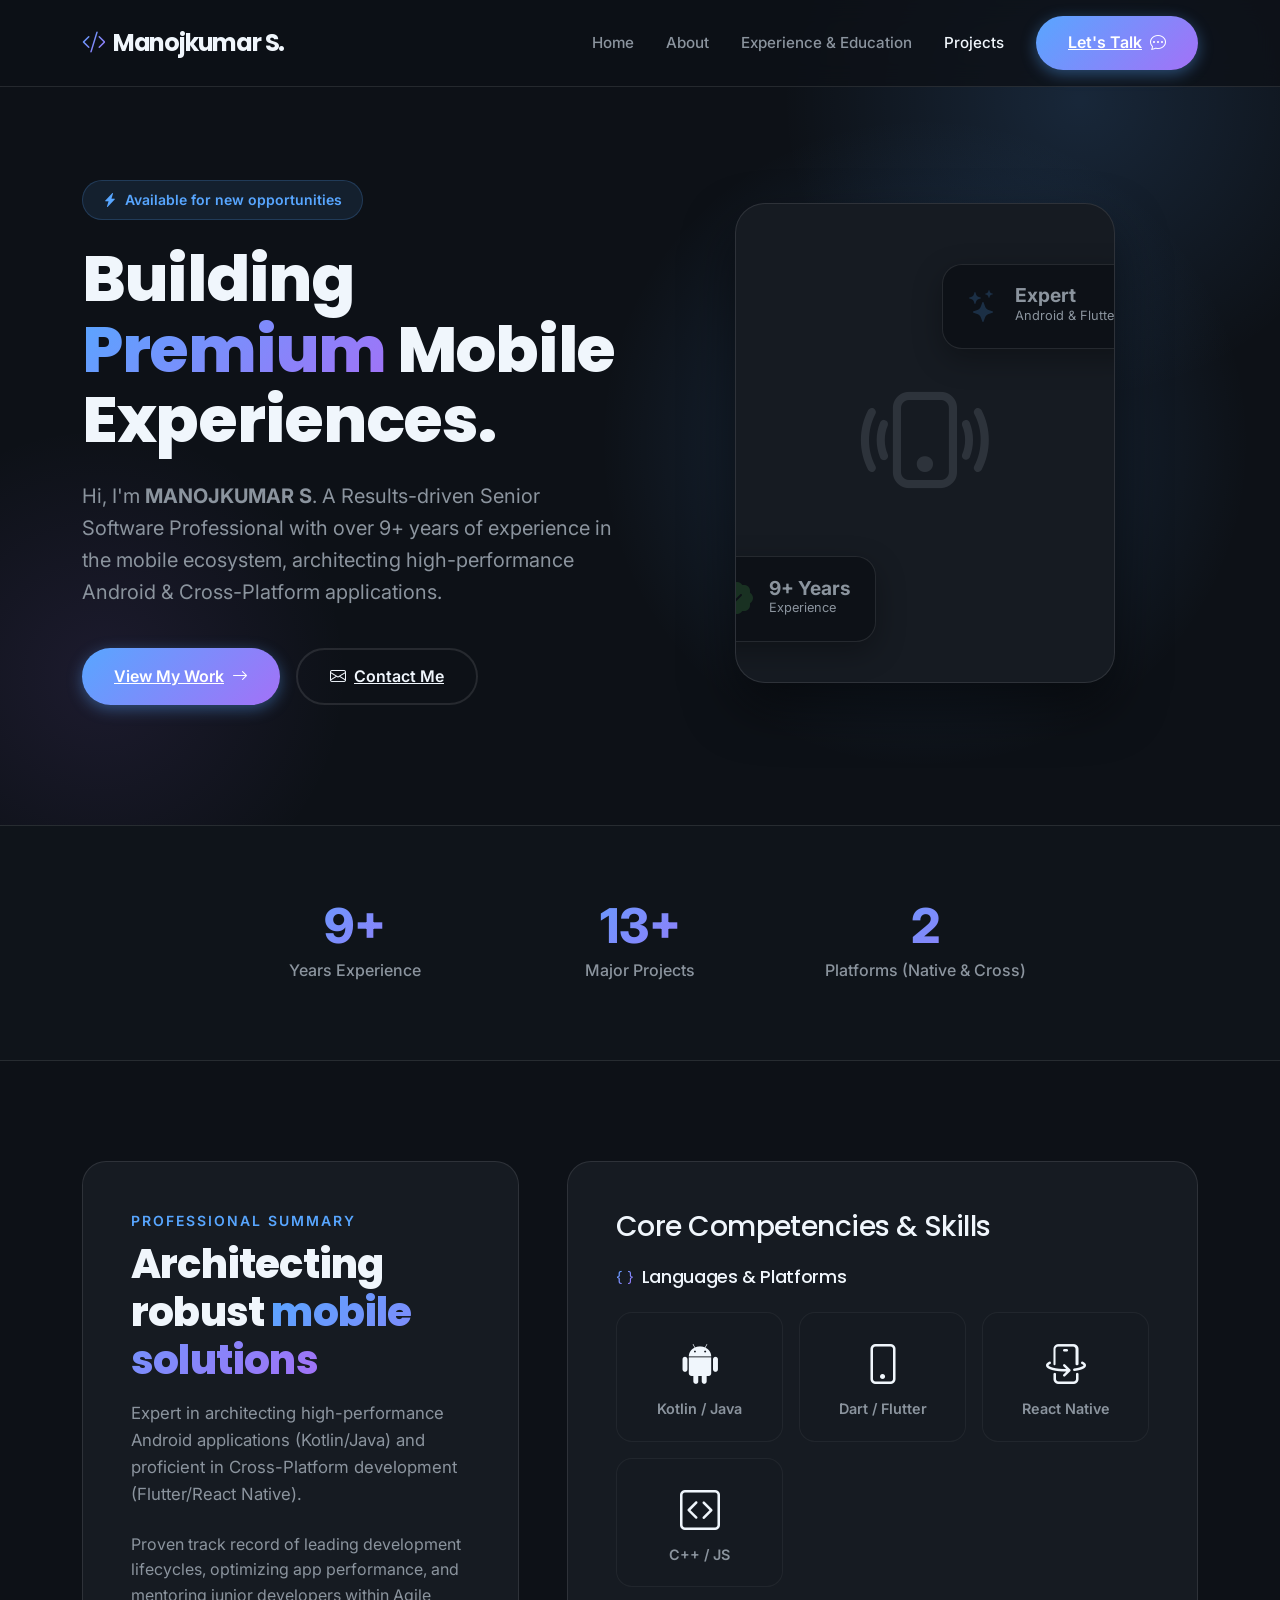
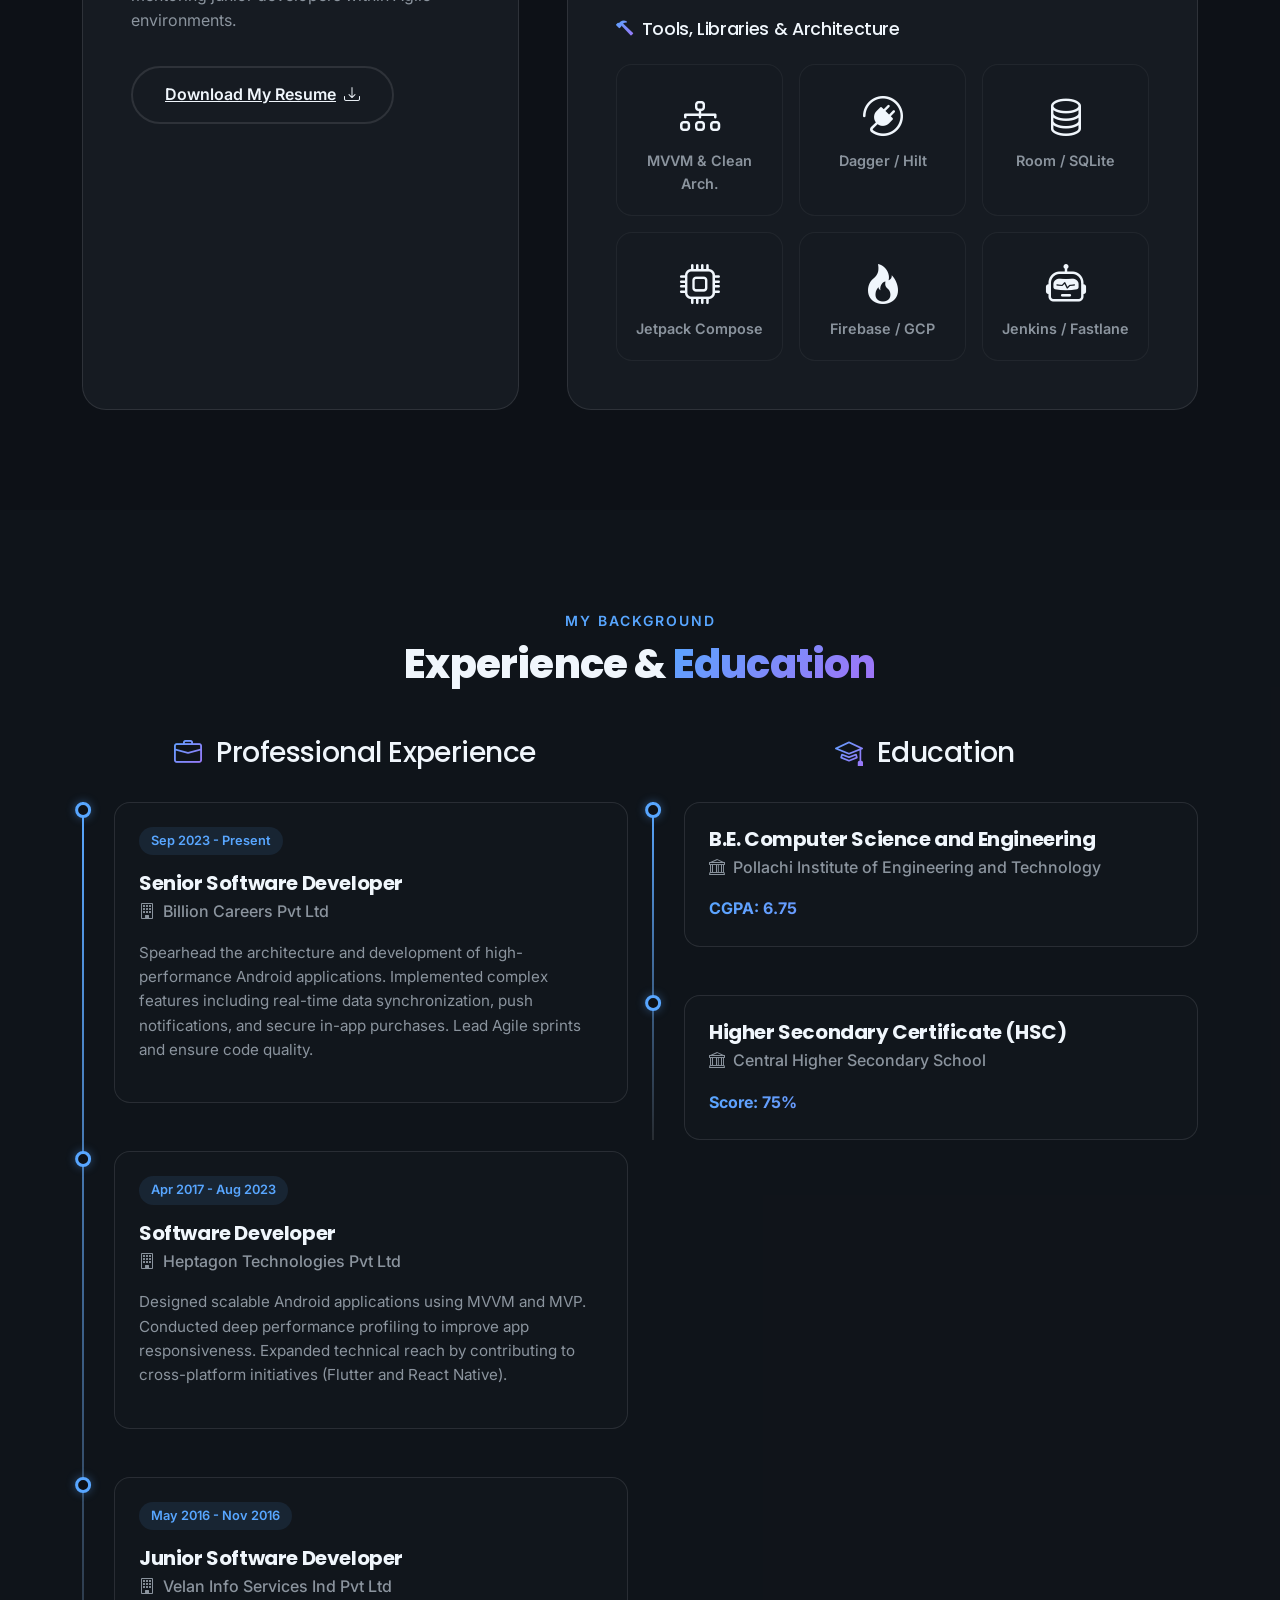
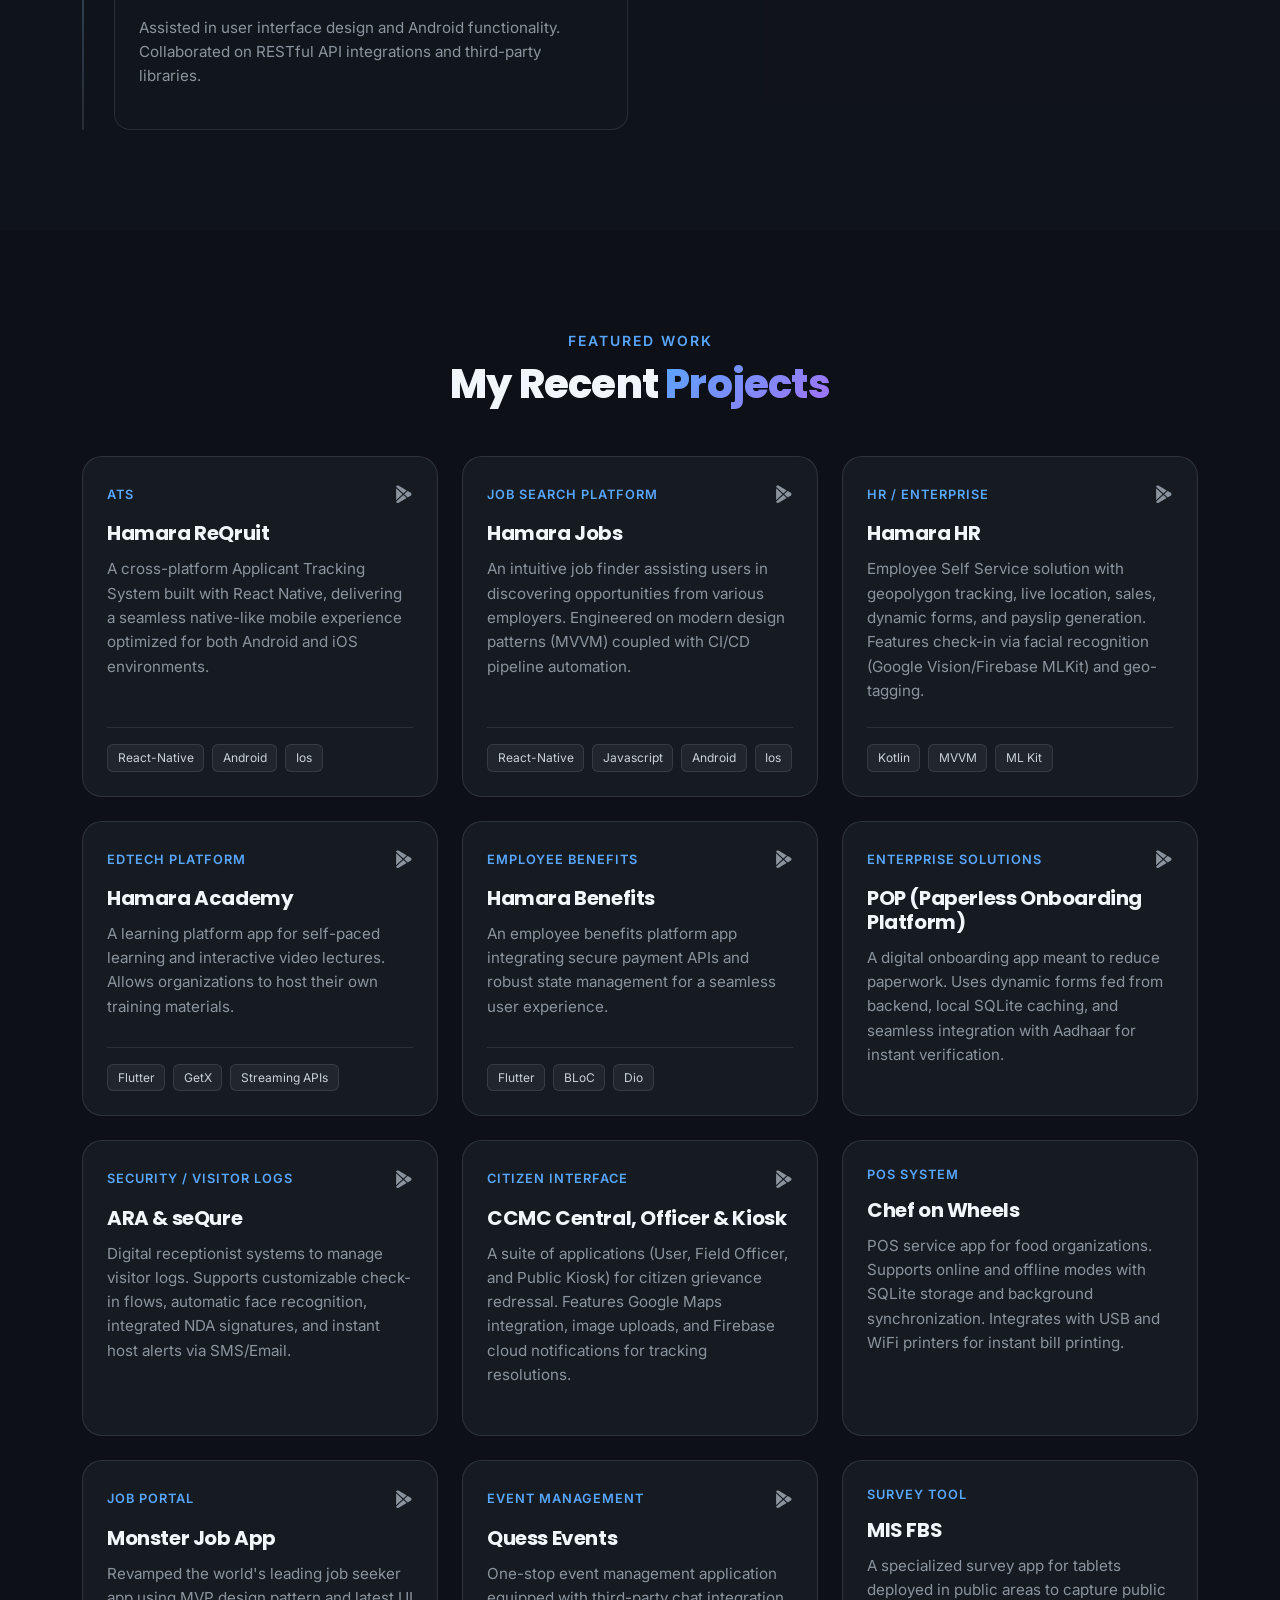
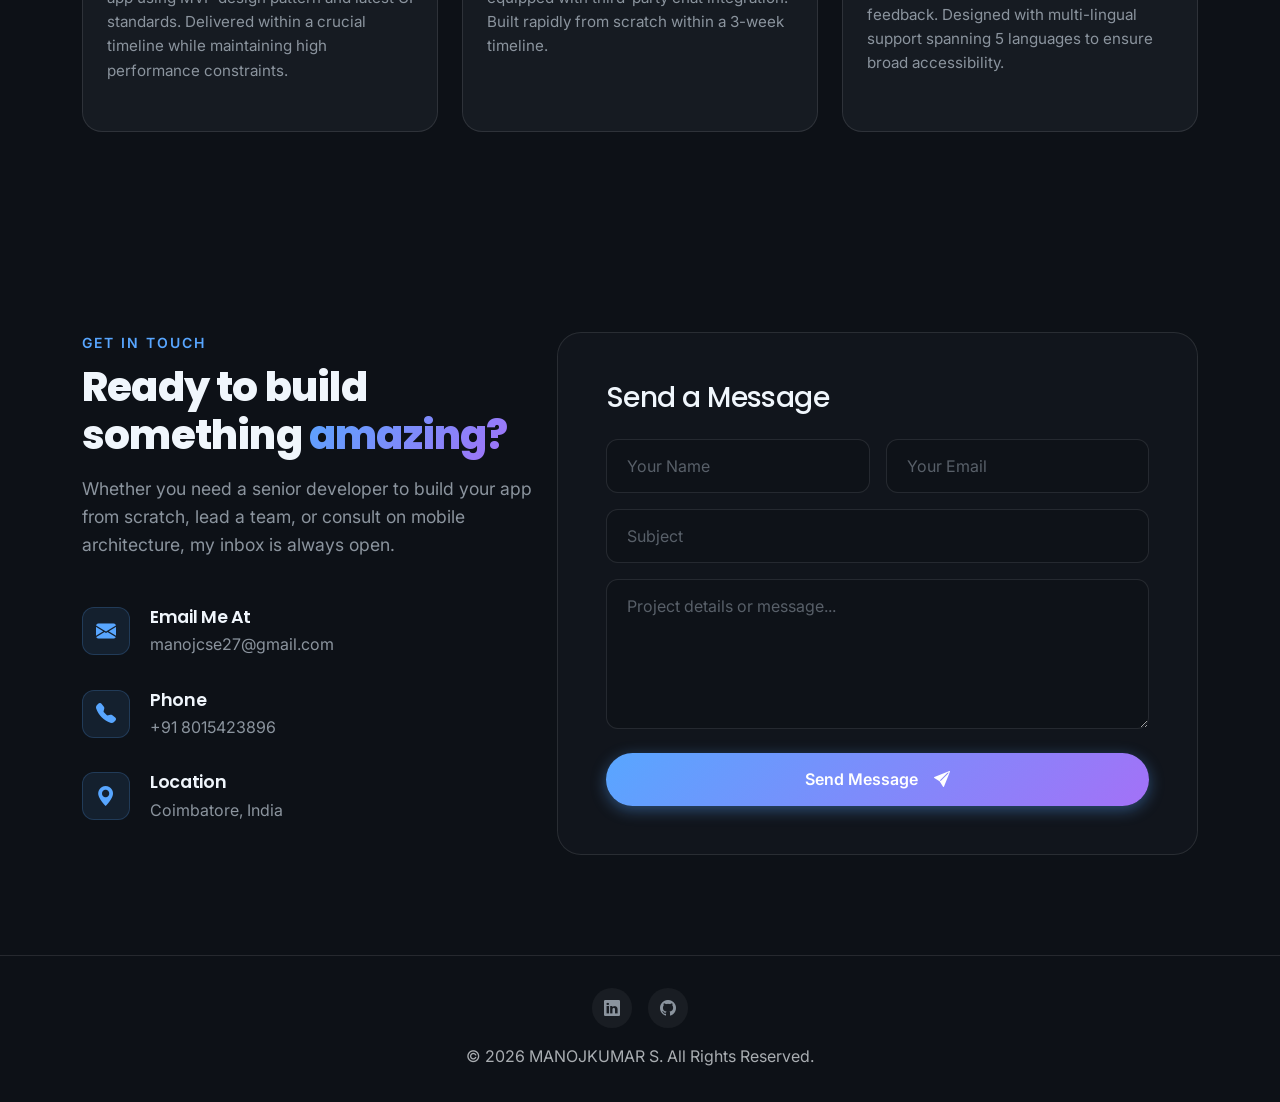
<file: index.html>
<!DOCTYPE html>
<html lang="en" data-bs-theme="dark">

<head>
    <meta charset="UTF-8">
    <meta name="viewport" content="width=device-width, initial-scale=1.0">
    <title>MANOJKUMAR S | Senior Software Developer</title>

    <!-- Bootstrap 5 CSS -->
    <link href="https://cdn.jsdelivr.net/npm/bootstrap@5.3.3/dist/css/bootstrap.min.css" rel="stylesheet">

    <!-- Bootstrap Icons -->
    <link rel="stylesheet" href="https://cdn.jsdelivr.net/npm/bootstrap-icons@1.11.3/font/bootstrap-icons.min.css">

    <!-- Custom Styles -->
    <link rel="stylesheet" href="style.css">
</head>

<body data-bs-spy="scroll" data-bs-target="#navbar" data-bs-offset="100" tabindex="0">

    <!-- Navbar -->
    <nav id="navbar" class="navbar navbar-expand-lg fixed-top">
        <div class="container">
            <a class="navbar-brand" href="#home"><i class="bi bi-code-slash text-gradient me-2"></i>Manojkumar S.</a>
            <button class="navbar-toggler border-0" type="button" data-bs-toggle="collapse" data-bs-target="#navbarNav">
                <i class="bi bi-list fs-1 text-white"></i>
            </button>
            <div class="collapse navbar-collapse" id="navbarNav">
                <ul class="navbar-nav ms-auto align-items-center">
                    <li class="nav-item">
                        <a class="nav-link active" href="#home">Home</a>
                    </li>
                    <li class="nav-item">
                        <a class="nav-link" href="#about">About</a>
                    </li>
                    <li class="nav-item">
                        <a class="nav-link" href="#experience">Experience & Education</a>
                    </li>
                    <li class="nav-item">
                        <a class="nav-link" href="#portfolio">Projects</a>
                    </li>
                    <li class="nav-item ms-lg-3 mt-3 mt-lg-0">
                        <a class="btn-primary-custom" href="#contact">
                            Let's Talk <i class="bi bi-chat-dots"></i>
                        </a>
                    </li>
                </ul>
            </div>
        </div>
    </nav>

    <!-- Hero Section -->
    <header id="home" class="hero-section">
        <div class="hero-bg-shapes">
            <div class="shape-1"></div>
            <div class="shape-2"></div>
        </div>
        <div class="container hero-content-wrapper">
            <div class="row align-items-center">
                <div class="col-lg-6 hero-content">
                    <div class="hero-badge">
                        <i class="bi bi-lightning-charge-fill"></i> Available for new opportunities
                    </div>
                    <h1 class="hero-title">
                        Building <span class="text-gradient">Premium</span> Mobile Experiences.
                    </h1>
                    <p class="hero-desc">
                        Hi, I'm <strong>MANOJKUMAR S</strong>. A Results-driven Senior Software Professional with over
                        9+ years of experience in the mobile ecosystem, architecting high-performance Android &
                        Cross-Platform applications.
                    </p>
                    <div class="hero-buttons d-flex gap-3 flex-wrap">
                        <a href="#portfolio" class="btn-primary-custom">
                            View My Work <i class="bi bi-arrow-right"></i>
                        </a>
                        <a href="#contact" class="btn-outline-custom">
                            <i class="bi bi-envelope"></i> Contact Me
                        </a>
                    </div>
                </div>
                <div class="col-lg-6 mt-5 mt-lg-0">
                    <div class="hero-image-wrapper">
                        <div class="hero-img-box">
                            <i class="bi bi-phone-vibrate"></i>

                            <!-- Floating Badges -->
                            <div class="floating-badge floating-badge-1">
                                <i class="bi bi-patch-check-fill"></i>
                                <div class="floating-badge-text">
                                    <span class="floating-badge-title">9+ Years</span>
                                    <span class="floating-badge-desc">Experience</span>
                                </div>
                            </div>
                            <div class="floating-badge floating-badge-2">
                                <i class="bi bi-stars"></i>
                                <div class="floating-badge-text">
                                    <span class="floating-badge-title">Expert</span>
                                    <span class="floating-badge-desc">Android & Flutter</span>
                                </div>
                            </div>
                        </div>
                    </div>
                </div>
            </div>
        </div>
    </header>

    <!-- Stats Section -->
    <section class="stats-section">
        <div class="container">
            <div class="row g-4 justify-content-center">
                <div class="col-6 col-md-3">
                    <div class="stat-box">
                        <div class="stat-number">9+</div>
                        <div class="stat-label">Years Experience</div>
                    </div>
                </div>
                <div class="col-6 col-md-3">
                    <div class="stat-box">
                        <div class="stat-number">13+</div>
                        <div class="stat-label">Major Projects</div>
                    </div>
                </div>
                <div class="col-6 col-md-3">
                    <div class="stat-box">
                        <div class="stat-number">2</div>
                        <div class="stat-label">Platforms (Native & Cross)</div>
                    </div>
                </div>
            </div>
        </div>
    </section>

    <!-- About & Skills Section -->
    <section id="about" class="about-section">
        <div class="container">
            <div class="row g-5">
                <div class="col-lg-5">
                    <div class="glass-card">
                        <span class="section-subtitle">Professional Summary</span>
                        <h2 class="section-title">Architecting robust <span class="text-gradient">mobile
                                solutions</span></h2>
                        <p class="text-muted-custom mb-4" style="font-size: 1.05rem;">
                            Expert in architecting high-performance Android applications (Kotlin/Java) and proficient in
                            Cross-Platform development (Flutter/React Native).
                        </p>
                        <p class="text-muted-custom mb-4">
                            Proven track record of leading development lifecycles, optimizing app performance, and
                            mentoring junior developers within Agile environments.
                        </p>
                        <a href="resume.html" class="btn-outline-custom mt-2">
                            Download My Resume <i class="bi bi-download"></i>
                        </a>
                    </div>
                </div>
                <div class="col-lg-7">
                    <div class="glass-card">
                        <h3 class="font-weight-bold mb-4">Core Competencies & Skills</h3>

                        <div class="skill-category">
                            <h4><i class="bi bi-braces text-gradient"></i> Languages & Platforms</h4>
                            <div class="skill-grid">
                                <div class="skill-item">
                                    <i class="bi bi-android2 skill-icon"></i>
                                    <div class="skill-name">Kotlin / Java</div>
                                </div>
                                <div class="skill-item">
                                    <i class="bi bi-phone skill-icon"></i>
                                    <div class="skill-name">Dart / Flutter</div>
                                </div>
                                <div class="skill-item">
                                    <i class="bi bi-phone-flip skill-icon"></i>
                                    <div class="skill-name">React Native</div>
                                </div>
                                <div class="skill-item">
                                    <i class="bi bi-code-square skill-icon"></i>
                                    <div class="skill-name">C++ / JS</div>
                                </div>
                            </div>
                        </div>

                        <div class="skill-category mb-0">
                            <h4><i class="bi bi-hammer text-gradient"></i> Tools, Libraries & Architecture</h4>
                            <div class="skill-grid">
                                <div class="skill-item">
                                    <i class="bi bi-diagram-3 skill-icon"></i>
                                    <div class="skill-name">MVVM & Clean Arch.</div>
                                </div>
                                <div class="skill-item">
                                    <i class="bi bi-plugin skill-icon"></i>
                                    <div class="skill-name">Dagger / Hilt</div>
                                </div>
                                <div class="skill-item">
                                    <i class="bi bi-database skill-icon"></i>
                                    <div class="skill-name">Room / SQLite</div>
                                </div>
                                <div class="skill-item">
                                    <i class="bi bi-cpu skill-icon"></i>
                                    <div class="skill-name">Jetpack Compose</div>
                                </div>
                                <div class="skill-item">
                                    <i class="bi bi-fire skill-icon"></i>
                                    <div class="skill-name">Firebase / GCP</div>
                                </div>
                                <div class="skill-item">
                                    <i class="bi bi-robot skill-icon"></i>
                                    <div class="skill-name">Jenkins / Fastlane</div>
                                </div>
                            </div>
                        </div>
                    </div>
                </div>
            </div>
        </div>
    </section>

    <!-- Experience & Education Section -->
    <section id="experience" class="timeline-section" style="background: rgba(22, 27, 34, 0.3);">
        <div class="container">
            <div class="text-center mb-5">
                <span class="section-subtitle">My Background</span>
                <h2 class="section-title">Experience & <span class="text-gradient">Education</span></h2>
            </div>

            <div class="row">
                <div class="col-lg-6 mb-5 mb-lg-0">
                    <h3 class="mb-4 text-center"><i class="bi bi-briefcase text-gradient me-2"></i> Professional
                        Experience</h3>
                    <div class="timeline">
                        <div class="timeline-item">
                            <div class="timeline-dot"></div>
                            <div class="timeline-content">
                                <div class="timeline-date">Sep 2023 - Present</div>
                                <h3 class="timeline-title">Senior Software Developer</h3>
                                <div class="timeline-company"><i class="bi bi-building"></i> Billion Careers Pvt Ltd
                                </div>
                                <p class="timeline-desc">
                                    Spearhead the architecture and development of high-performance Android applications.
                                    Implemented complex features including real-time data synchronization, push
                                    notifications, and secure in-app purchases. Lead Agile sprints and ensure code
                                    quality.
                                </p>
                            </div>
                        </div>

                        <div class="timeline-item">
                            <div class="timeline-dot"></div>
                            <div class="timeline-content">
                                <div class="timeline-date">Apr 2017 - Aug 2023</div>
                                <h3 class="timeline-title">Software Developer</h3>
                                <div class="timeline-company"><i class="bi bi-building"></i> Heptagon Technologies Pvt
                                    Ltd</div>
                                <p class="timeline-desc">
                                    Designed scalable Android applications using MVVM and MVP. Conducted deep
                                    performance profiling to improve app responsiveness. Expanded technical reach by
                                    contributing to cross-platform initiatives (Flutter and React Native).
                                </p>
                            </div>
                        </div>

                        <div class="timeline-item">
                            <div class="timeline-dot"></div>
                            <div class="timeline-content">
                                <div class="timeline-date">May 2016 - Nov 2016</div>
                                <h3 class="timeline-title">Junior Software Developer</h3>
                                <div class="timeline-company"><i class="bi bi-building"></i> Velan Info Services Ind Pvt
                                    Ltd</div>
                                <p class="timeline-desc">
                                    Assisted in user interface design and Android functionality. Collaborated on RESTful
                                    API integrations and third-party libraries.
                                </p>
                            </div>
                        </div>
                    </div>
                </div>

                <div class="col-lg-6">
                    <h3 class="mb-4 text-center"><i class="bi bi-mortarboard text-gradient me-2"></i> Education</h3>
                    <div class="timeline">
                        <div class="timeline-item">
                            <div class="timeline-dot"></div>
                            <div class="timeline-content">
                                <h3 class="timeline-title">B.E. Computer Science and Engineering</h3>
                                <div class="timeline-company"><i class="bi bi-bank"></i> Pollachi Institute of
                                    Engineering and Technology</div>
                                <div class="mt-2 text-gradient fw-bold">CGPA: 6.75</div>
                            </div>
                        </div>

                        <div class="timeline-item">
                            <div class="timeline-dot"></div>
                            <div class="timeline-content">
                                <h3 class="timeline-title">Higher Secondary Certificate (HSC)</h3>
                                <div class="timeline-company"><i class="bi bi-bank"></i> Central Higher Secondary School
                                </div>
                                <div class="mt-2 text-gradient fw-bold">Score: 75%</div>
                            </div>
                        </div>
                    </div>
                </div>
            </div>
        </div>
    </section>

    <!-- Portfolio Section -->
    <section id="portfolio" class="projects-section">
        <div class="container">
            <div class="text-center mb-5">
                <span class="section-subtitle">Featured Work</span>
                <h2 class="section-title">My Recent <span class="text-gradient">Projects</span></h2>
            </div>

            <div class="row g-4">

                <!-- Project Hamara ReQruit -->
                <div class="col-md-6 col-lg-4">
                    <div class="project-card">
                        <div class="project-content">
                            <div class="project-meta">
                                <span class="project-category">ATS</span>
                                <div class="project-links">
                                    <a href="https://play.google.com/store/apps/details?id=com.hamara.reqruit"
                                        target="_blank" aria-label="Play Store"><i class="bi bi-google-play"></i></a>
                                </div>
                            </div>
                            <h3 class="project-title">Hamara ReQruit</h3>
                            <p class="project-desc">A cross-platform Applicant Tracking System built with React Native, delivering a seamless native-like mobile experience optimized for both Android and iOS environments.</p>
                            <div class="tech-stack-tags mt-auto pt-3 border-top border-secondary border-opacity-25">
                                <span class="tech-tag">React-Native</span>
                                <span class="tech-tag">Android</span>
                                <span class="tech-tag">Ios</span>
                            </div>
                        </div>
                    </div>
                </div>


                <!-- Project 8 -->
                <div class="col-md-6 col-lg-4">
                    <div class="project-card">
                        <div class="project-content">
                            <div class="project-meta">
                                <span class="project-category">Job Search Platform</span>
                                <div class="project-links">
                                    <a href="https://play.google.com/store/apps/details?id=com.harbour.hire"
                                        target="_blank" aria-label="Play Store"><i class="bi bi-google-play"></i></a>
                                </div>
                            </div>
                            <h3 class="project-title">Hamara Jobs</h3>
                            <p class="project-desc">An intuitive job finder assisting users in discovering opportunities
                                from various employers. Engineered on modern design patterns (MVVM) coupled with CI/CD
                                pipeline automation.</p>
                            <div class="tech-stack-tags mt-auto pt-3 border-top border-secondary border-opacity-25">
                                <span class="tech-tag">React-Native</span>
                                <span class="tech-tag">Javascript</span>
                                <span class="tech-tag">Android</span>
                                <span class="tech-tag">Ios</span>
                            </div>
                        </div>
                    </div>
                </div>

                <!-- Project 4 -->
                <div class="col-md-6 col-lg-4">
                    <div class="project-card">
                        <div class="project-content">
                            <div class="project-meta">
                                <span class="project-category">HR / Enterprise</span>
                                <div class="project-links">
                                    <a href="https://play.google.com/store/apps/details?id=com.inedgenxt"
                                        target="_blank" aria-label="Play Store"><i class="bi bi-google-play"></i></a>
                                </div>
                            </div>
                            <h3 class="project-title">Hamara HR</h3>
                            <p class="project-desc">Employee Self Service solution with geopolygon tracking, live
                                location, sales, dynamic forms, and payslip generation. Features check-in via facial
                                recognition (Google Vision/Firebase MLKit) and geo-tagging.</p>
                            <div class="tech-stack-tags mt-auto pt-3 border-top border-secondary border-opacity-25">
                                <span class="tech-tag">Kotlin</span>
                                <span class="tech-tag">MVVM</span>
                                <span class="tech-tag">ML Kit</span>
                            </div>
                        </div>
                    </div>
                </div>

                <!-- Project 10 -->
                <div class="col-md-6 col-lg-4">
                    <div class="project-card">
                        <div class="project-content">
                            <div class="project-meta">
                                <span class="project-category">EdTech Platform</span>
                                <div class="project-links">
                                    <a href="https://play.google.com/store/apps/details?id=com.hamara.academy"
                                        target="_blank" aria-label="Play Store"><i class="bi bi-google-play"></i></a>
                                </div>
                            </div>
                            <h3 class="project-title">Hamara Academy</h3>
                            <p class="project-desc">A learning platform app for self-paced learning and interactive
                                video lectures. Allows organizations to host their own training materials.</p>
                            <div class="tech-stack-tags mt-auto pt-3 border-top border-secondary border-opacity-25">
                                <span class="tech-tag">Flutter</span>
                                <span class="tech-tag">GetX</span>
                                <span class="tech-tag">Streaming APIs</span>
                            </div>
                        </div>
                    </div>
                </div>

                <!-- Project 11 -->
                <div class="col-md-6 col-lg-4">
                    <div class="project-card">
                        <div class="project-content">
                            <div class="project-meta">
                                <span class="project-category">Employee Benefits</span>
                                <div class="project-links">
                                    <a href="https://play.google.com/store/apps/details?id=com.hamara.benefits"
                                        target="_blank" aria-label="Play Store"><i class="bi bi-google-play"></i></a>
                                </div>
                            </div>
                            <h3 class="project-title">Hamara Benefits</h3>
                            <p class="project-desc">An employee benefits platform app integrating secure payment APIs
                                and robust state management for a seamless user experience.</p>
                            <div class="tech-stack-tags mt-auto pt-3 border-top border-secondary border-opacity-25">
                                <span class="tech-tag">Flutter</span>
                                <span class="tech-tag">BLoC</span>
                                <span class="tech-tag">Dio</span>
                            </div>
                        </div>
                    </div>
                </div>

                <!-- Project 6 -->
                <div class="col-md-6 col-lg-4">
                    <div class="project-card">
                        <div class="project-content">
                            <div class="project-meta">
                                <span class="project-category">Enterprise Solutions</span>
                                <div class="project-links">
                                    <a href="https://play.google.com/store/apps/details?id=com.harbour.onboarding"
                                        target="_blank" aria-label="Play Store"><i class="bi bi-google-play"></i></a>
                                </div>
                            </div>
                            <h3 class="project-title">POP (Paperless Onboarding Platform)</h3>
                            <p class="project-desc">A digital onboarding app meant to reduce paperwork. Uses dynamic
                                forms fed from backend, local SQLite caching, and seamless integration with Aadhaar for
                                instant verification.</p>
                        </div>
                    </div>
                </div>

                <!-- Project 5 -->
                <div class="col-md-6 col-lg-4">
                    <div class="project-card">
                        <div class="project-content">
                            <div class="project-meta">
                                <span class="project-category">Security / Visitor Logs</span>
                                <div class="project-links">
                                    <a href="https://play.google.com/store/apps/details?id=com.heptagon.sequre"
                                        target="_blank" aria-label="Play Store"><i class="bi bi-google-play"></i></a>
                                </div>
                            </div>
                            <h3 class="project-title">ARA & seQure</h3>
                            <p class="project-desc">Digital receptionist systems to manage visitor logs. Supports
                                customizable check-in flows, automatic face recognition, integrated NDA signatures, and
                                instant host alerts via SMS/Email.</p>
                        </div>
                    </div>
                </div>

                <!-- Project 1 -->
                <div class="col-md-6 col-lg-4">
                    <div class="project-card">
                        <div class="project-content">
                            <div class="project-meta">
                                <span class="project-category">Citizen Interface</span>
                                <div class="project-links">
                                    <a href="https://play.google.com/store/apps/details?id=com.ccmc.user"
                                        target="_blank" aria-label="Play Store"><i class="bi bi-google-play"></i></a>
                                </div>
                            </div>
                            <h3 class="project-title">CCMC Central, Officer & Kiosk</h3>
                            <p class="project-desc">A suite of applications (User, Field Officer, and Public Kiosk) for
                                citizen grievance redressal. Features Google Maps integration, image uploads, and
                                Firebase cloud notifications for tracking resolutions.</p>
                        </div>
                    </div>
                </div>

                <!-- Project 2 -->
                <div class="col-md-6 col-lg-4">
                    <div class="project-card">
                        <div class="project-content">
                            <div class="project-meta">
                                <span class="project-category">POS System</span>
                            </div>
                            <h3 class="project-title">Chef on Wheels</h3>
                            <p class="project-desc">POS service app for food organizations. Supports online and offline
                                modes with SQLite storage and background synchronization. Integrates with USB and WiFi
                                printers for instant bill printing.</p>
                        </div>
                    </div>
                </div>

                <!-- Project 3 -->
                <div class="col-md-6 col-lg-4">
                    <div class="project-card">
                        <div class="project-content">
                            <div class="project-meta">
                                <span class="project-category">Job Portal</span>
                                <div class="project-links">
                                    <a href="https://play.google.com/store/apps/details?id=com.monsterindia.seeker.views"
                                        target="_blank" aria-label="Play Store"><i class="bi bi-google-play"></i></a>
                                </div>
                            </div>
                            <h3 class="project-title">Monster Job App</h3>
                            <p class="project-desc">Revamped the world's leading job seeker app using MVP design pattern
                                and latest UI standards. Delivered within a crucial timeline while maintaining high
                                performance constraints.</p>
                        </div>
                    </div>
                </div>

                <!-- Project 7 -->
                <div class="col-md-6 col-lg-4">
                    <div class="project-card">
                        <div class="project-content">
                            <div class="project-meta">
                                <span class="project-category">Event Management</span>
                                <div class="project-links">
                                    <a href="https://play.google.com/store/apps/details?id=com.quesscorp.quessevents"
                                        target="_blank" aria-label="Play Store"><i class="bi bi-google-play"></i></a>
                                </div>
                            </div>
                            <h3 class="project-title">Quess Events</h3>
                            <p class="project-desc">One-stop event management application equipped with third-party chat
                                integration. Built rapidly from scratch within a 3-week timeline.</p>
                        </div>
                    </div>
                </div>



                <!-- Project 9 -->
                <div class="col-md-6 col-lg-4">
                    <div class="project-card">
                        <div class="project-content">
                            <div class="project-meta">
                                <span class="project-category">Survey Tool</span>
                            </div>
                            <h3 class="project-title">MIS FBS</h3>
                            <p class="project-desc">A specialized survey app for tablets deployed in public areas to
                                capture public feedback. Designed with multi-lingual support spanning 5 languages to
                                ensure broad accessibility.</p>
                        </div>
                    </div>
                </div>

            </div>

            <!-- <div class="text-center mt-5">
                <a href="https://play.google.com/store/apps/developer?id=MANOJKUMAR+S" target="_blank"
                    class="btn-outline-custom">
                    View My Apps on Google Play <i class="bi bi-google-play ms-2"></i>
                </a>
            </div> -->
        </div>
    </section>

    <!-- Contact Section -->
    <section id="contact" class="contact-section">
        <div class="container">
            <div class="row align-items-center">
                <div class="col-lg-5 mb-5 mb-lg-0">
                    <span class="section-subtitle">Get In Touch</span>
                    <h2 class="section-title">Ready to build something <span class="text-gradient">amazing?</span></h2>
                    <p class="text-muted-custom mb-5" style="font-size: 1.1rem;">
                        Whether you need a senior developer to build your app from scratch, lead a team, or consult on
                        mobile architecture, my inbox is always open.
                    </p>

                    <div class="contact-item">
                        <div class="contact-icon">
                            <i class="bi bi-envelope-fill"></i>
                        </div>
                        <div class="contact-info">
                            <h4>Email Me At</h4>
                            <a href="mailto:manojcse27@gmail.com">manojcse27@gmail.com</a>
                        </div>
                    </div>

                    <div class="contact-item">
                        <div class="contact-icon">
                            <i class="bi bi-telephone-fill"></i>
                        </div>
                        <div class="contact-info">
                            <h4>Phone</h4>
                            <a href="tel:+918015423896">+91 8015423896</a>
                        </div>
                    </div>

                    <div class="contact-item">
                        <div class="contact-icon">
                            <i class="bi bi-geo-alt-fill"></i>
                        </div>
                        <div class="contact-info">
                            <h4>Location</h4>
                            <p>Coimbatore, India</p>
                        </div>
                    </div>
                </div>

                <div class="col-lg-7">
                    <div class="contact-box">
                        <h3 class="mb-4 font-weight-bold">Send a Message</h3>
                        <form id="contactForm">
                            <div class="row g-3">
                                <div class="col-md-6">
                                    <input type="text" id="user_name" class="form-control" placeholder="Your Name"
                                        required>
                                </div>
                                <div class="col-md-6">
                                    <input type="email" id="user_email" class="form-control" placeholder="Your Email"
                                        required>
                                </div>
                                <div class="col-12">
                                    <input type="text" id="subject" class="form-control" placeholder="Subject">
                                </div>
                                <div class="col-12">
                                    <textarea id="message" class="form-control" rows="5"
                                        placeholder="Project details or message..." required></textarea>
                                </div>
                                <div class="col-12 mt-4">
                                    <button type="submit" id="submitBtn"
                                        class="btn-primary-custom w-100 justify-content-center">
                                        <span id="btnText">Send Message</span> <i class="bi bi-send-fill ms-2"></i>
                                    </button>
                                </div>
                            </div>
                        </form>
                    </div>
                </div>
            </div>
        </div>
    </section>

    <!-- Footer -->
    <footer>
        <div class="container">
            <div class="social-links">
                <a href="https://www.linkedin.com/in/manojkumar-selvaraj-539920118" class="social-link" target="_blank"
                    aria-label="LinkedIn"><i class="bi bi-linkedin"></i></a>
                <a href="https://github.com/manoj2795" class="social-link" target="_blank" aria-label="GitHub"><i
                        class="bi bi-github"></i></a>
                <!-- <a href="#" class="social-link" aria-label="Google Play"><i class="bi bi-google-play"></i></a> -->
            </div>
            <p class="mb-0 text-muted mt-3">&copy; 2026 MANOJKUMAR S. All Rights Reserved.</p>
        </div>
    </footer>

    <!-- Bootstrap 5 JS Bundle -->
    <script src="https://cdn.jsdelivr.net/npm/bootstrap@5.3.3/dist/js/bootstrap.bundle.min.js"></script>

    <!-- Main Custom Script -->
    <script>
        // Update navbar background on scroll
        window.addEventListener('scroll', function () {
            const navbar = document.querySelector('.navbar');
            if (window.scrollY > 50) {
                navbar.style.backgroundColor = 'rgba(13, 17, 23, 0.95)';
                navbar.style.boxShadow = '0 4px 30px rgba(0, 0, 0, 0.5)';
            } else {
                navbar.style.backgroundColor = 'rgba(13, 17, 23, 0.8)';
                navbar.style.boxShadow = 'none';
            }
        });

        // EmailJS form submission
        document.getElementById('contactForm').addEventListener('submit', function (event) {
            event.preventDefault();

            // Form references
            const submitBtn = document.getElementById('submitBtn');
            const btnText = document.getElementById('btnText');
            const originalText = btnText.innerText;

            // Set Loading state
            btnText.innerText = 'Sending...';
            submitBtn.disabled = true;



            var user_name = document.getElementById('user_name').value;
            var user_email = document.getElementById('user_email').value;
            var subject = document.getElementById('subject').value;
            var message = document.getElementById('message').value;
            var date_time = new Date().toLocaleString();


            fetch('https://api.web3forms.com/submit', {
                method: 'POST',
                headers: {
                    'Content-Type': 'application/json'
                },
                body: JSON.stringify({
                    "access_key": "d3ee0a9f-d73f-4ea8-8a8f-85ef77c8325b",
                    "name": user_name,
                    "email": user_email,
                    "subject": subject,
                    "message": message,
                    "date_time": date_time
                })
            })
                .then(response => {
                    if (response.ok) {
                        alert('Message sent successfully!');
                        document.getElementById('contactForm').reset();
                    } else {
                        return response.text().then(text => { throw new Error(text) });
                    }
                })
                .catch(error => {
                    console.error('web3forms Error:', error);
                    alert('Oops! Failed to send the message.');
                })
                .finally(() => {
                    // Revert button state
                    btnText.innerText = originalText;
                    submitBtn.disabled = false;
                });
        });
    </script>
</body>

</html>
</file>
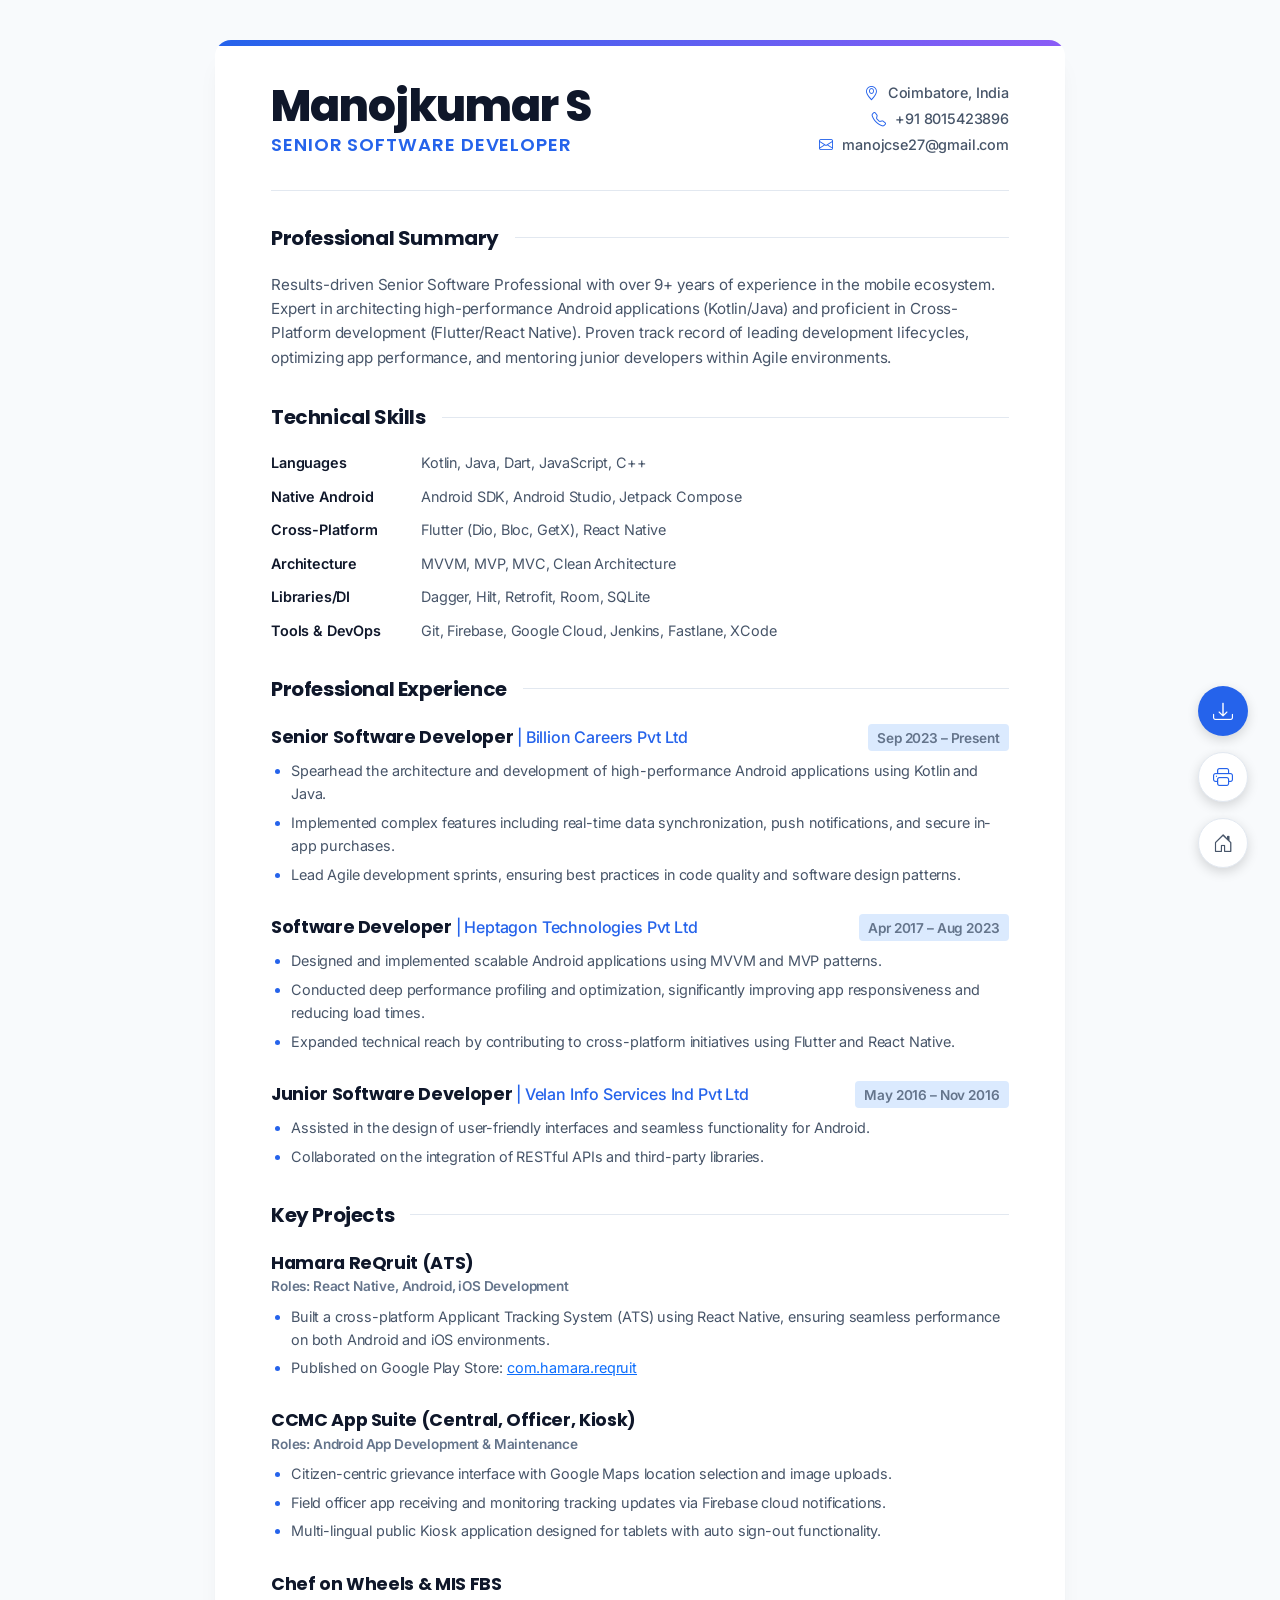
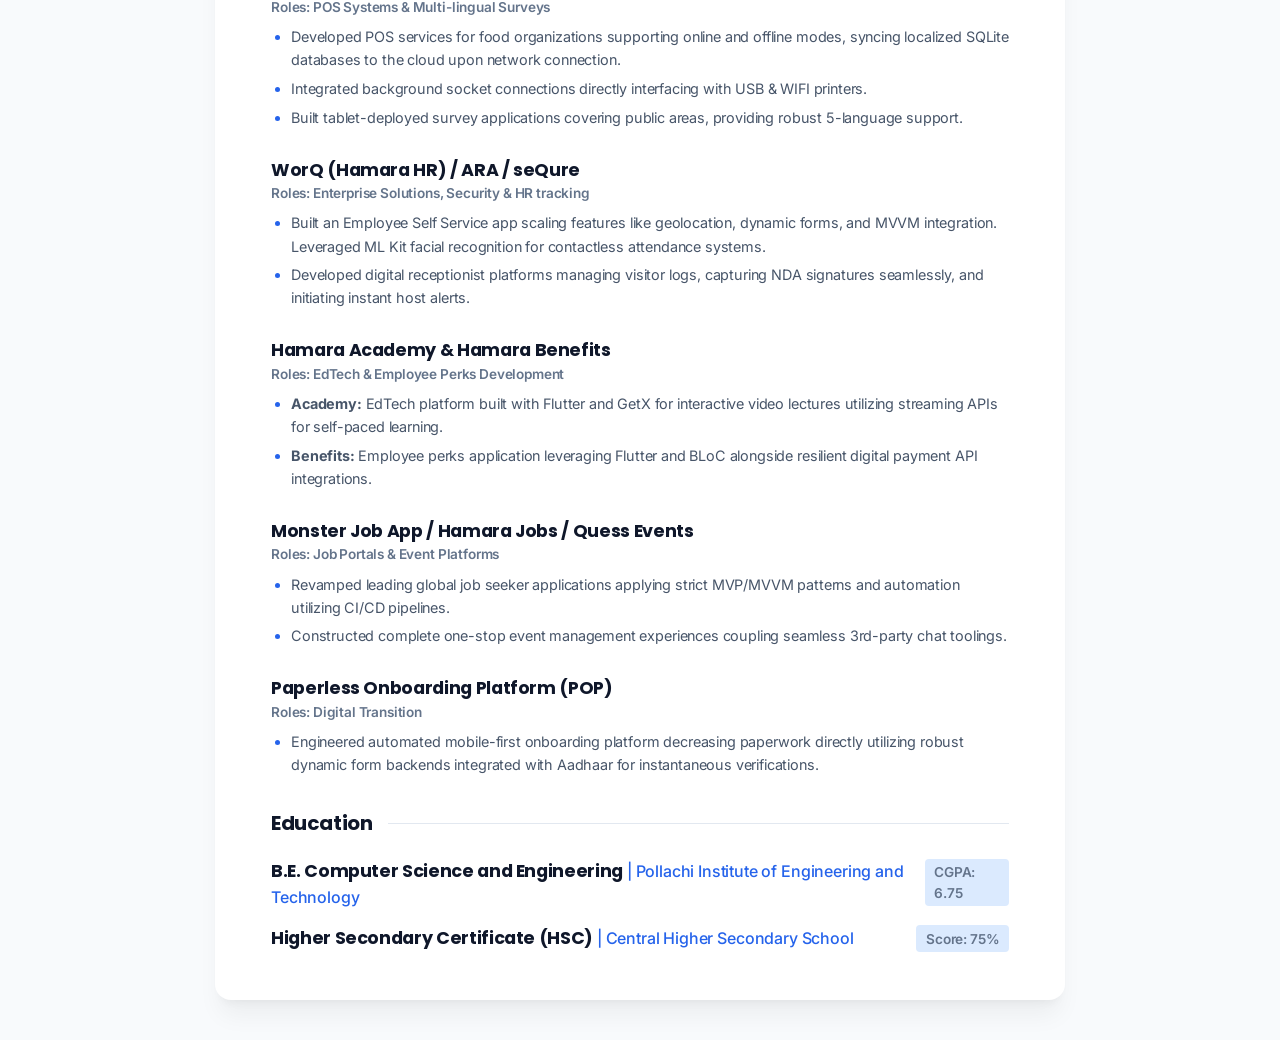
<file: resume.html>
<!DOCTYPE html>
<html lang="en">

<head>
    <meta charset="UTF-8">
    <meta name="viewport" content="width=device-width, initial-scale=1.0">
    <title>MANOJKUMAR S - Resume</title>

    <!-- Bootstrap 5 CSS -->
    <link href="https://cdn.jsdelivr.net/npm/bootstrap@5.3.3/dist/css/bootstrap.min.css" rel="stylesheet">

    <!-- Bootstrap Icons -->
    <link rel="stylesheet" href="https://cdn.jsdelivr.net/npm/bootstrap-icons@1.11.3/font/bootstrap-icons.min.css">

    <!-- Modern Google Fonts: Inter & Poppins -->
    <link
        href="https://fonts.googleapis.com/css2?family=Inter:wght@400;500;600&family=Poppins:wght@500;600;700;800&display=swap"
        rel="stylesheet">

    <style>
        :root {
            --primary: #2563eb;
            --primary-light: #dbeafe;
            --text-main: #1e293b;
            --text-muted: #475569;
            --border-color: #e2e8f0;
            --surface: #ffffff;
            --bg: #f8fafc;
        }

        body {
            background-color: var(--bg);
            color: var(--text-main);
            font-family: 'Inter', sans-serif;
            -webkit-font-smoothing: antialiased;
            letter-spacing: -0.01em;
        }

        h1,
        h2,
        h3,
        h4,
        .section-title,
        .item-title {
            font-family: 'Poppins', sans-serif;
            letter-spacing: -0.02em;
        }

        /* The main container mimicking an A4 paper size */
        .resume-container {
            max-width: 850px;
            margin: 40px auto;
            background: var(--surface);
            padding: 2.5rem 3.5rem;
            box-shadow: 0 20px 25px -5px rgba(0, 0, 0, 0.05), 0 8px 10px -6px rgba(0, 0, 0, 0.05);
            border-radius: 16px;
            position: relative;
            overflow: hidden;
        }

        /* Premium top accent border */
        .resume-container::before {
            content: '';
            position: absolute;
            top: 0;
            left: 0;
            right: 0;
            height: 6px;
            background: linear-gradient(90deg, #2563eb, #8b5cf6);
        }

        /* Print styles */
        @media print {
            body {
                background: #fff;
            }

            .resume-container {
                box-shadow: none;
                margin: 0;
                padding: 0;
                max-width: 100%;
                border-radius: 0;
            }

            .resume-container::before {
                display: none;
            }

            .d-print-none {
                display: none !important;
            }

            .avoid-break {
                page-break-inside: avoid;
            }

            /* Force exact colors when printing */
            * {
                -webkit-print-color-adjust: exact !important;
                print-color-adjust: exact !important;
            }
        }

        /* Header block */
        .header-section {
            display: flex;
            justify-content: space-between;
            align-items: center;
            padding-bottom: 2rem;
            margin-bottom: 2rem;
            border-bottom: 1px solid var(--border-color);
        }

        .header-title h1 {
            font-size: 2.75rem;
            font-weight: 800;
            margin-bottom: 0.25rem;
            color: #0f172a;
            line-height: 1.1;
        }

        .header-title h2 {
            font-size: 1.15rem;
            color: var(--primary);
            margin-bottom: 0;
            font-weight: 600;
            text-transform: uppercase;
            letter-spacing: 0.05em;
        }

        .contact-info {
            text-align: right;
            font-size: 0.9rem;
            color: var(--text-muted);
            line-height: 1.8;
            font-weight: 500;
        }

        .contact-info a {
            color: var(--text-muted);
            text-decoration: none;
            transition: color 0.2s;
        }

        .contact-info a:hover {
            color: var(--primary);
        }

        .contact-info i {
            color: var(--primary);
            margin-right: 6px;
            width: 16px;
            text-align: center;
        }

        /* Section styles */
        .section {
            margin-bottom: 2rem;
        }

        .section-title {
            font-size: 1.25rem;
            font-weight: 700;
            color: #0f172a;
            margin-bottom: 1.25rem;
            display: flex;
            align-items: center;
            gap: 0.5rem;
        }

        .section-title::after {
            content: '';
            flex-grow: 1;
            height: 1px;
            background: var(--border-color);
            margin-left: 0.5rem;
        }

        p {
            font-size: 0.95rem;
            line-height: 1.6;
            margin-bottom: 1rem;
            color: var(--text-muted);
        }

        /* Skills table */
        .skills-grid {
            display: grid;
            grid-template-columns: 1fr;
            row-gap: 0.75rem;
            font-size: 0.9rem;
        }

        .skill-row {
            display: flex;
            align-items: baseline;
        }

        .skill-row strong {
            display: inline-block;
            width: 150px;
            color: #0f172a;
            font-weight: 600;
            flex-shrink: 0;
        }

        .skill-list {
            color: var(--text-muted);
        }

        /* Items (Experience, Projects, Education) */
        .item {
            margin-bottom: 1.75rem;
        }

        .item-header {
            display: flex;
            justify-content: space-between;
            align-items: baseline;
            margin-bottom: 0.5rem;
        }

        .item-title {
            font-size: 1.1rem;
            font-weight: 700;
            color: #0f172a;
        }

        .item-subtitle {
            font-size: 1rem;
            font-weight: 500;
            color: var(--primary);
        }

        .item-date {
            font-size: 0.85rem;
            font-weight: 600;
            color: #64748b;
            background: var(--primary-light);
            padding: 0.2rem 0.6rem;
            border-radius: 4px;
            display: inline-block;
        }

        .project-meta {
            font-size: 0.85rem;
            color: #64748b;
            font-weight: 600;
            margin-bottom: 0.5rem;
            display: block;
        }

        /* Lists */
        ul {
            padding-left: 1.25rem;
            margin-bottom: 0;
            font-size: 0.9rem;
            line-height: 1.6;
            color: var(--text-muted);
        }

        li {
            margin-bottom: 0.35rem;
        }

        li::marker {
            color: var(--primary);
        }

        /* Actions Bar - Floating */
        .actions-bar {
            position: fixed;
            bottom: 2rem;
            right: 2rem;
            display: flex;
            flex-direction: column;
            gap: 1rem;
            z-index: 1000;
        }

        .btn-modern {
            width: 50px;
            height: 50px;
            border-radius: 50%;
            display: flex;
            justify-content: center;
            align-items: center;
            font-size: 1.25rem;
            transition: all 0.3s cubic-bezier(0.175, 0.885, 0.32, 1.275);
            box-shadow: 0 4px 12px rgba(0, 0, 0, 0.15);
            border: none;
            position: relative;
            cursor: pointer;
        }

        /* Tooltip behavior */
        .btn-modern::before {
            content: attr(data-tooltip);
            position: absolute;
            right: 100%;
            margin-right: 15px;
            background: #1e293b;
            color: #fff;
            padding: 0.4rem 0.8rem;
            font-size: 0.85rem;
            border-radius: 6px;
            white-space: nowrap;
            font-family: 'Inter', sans-serif;
            font-weight: 500;
            opacity: 0;
            visibility: hidden;
            transition: all 0.2s ease;
            transform: translateX(10px);
            pointer-events: none;
        }

        .btn-modern::after {
            content: '';
            position: absolute;
            right: 100%;
            margin-right: 9px;
            border-width: 6px;
            border-style: solid;
            border-color: transparent transparent transparent #1e293b;
            opacity: 0;
            visibility: hidden;
            transition: all 0.2s ease;
            transform: translateX(10px);
            pointer-events: none;
        }

        .btn-modern:hover::before,
        .btn-modern:hover::after {
            opacity: 1;
            visibility: visible;
            transform: translateX(0);
        }

        .btn-modern-primary {
            background-color: var(--primary);
            color: white;
            z-index: 3;
        }
        .btn-modern-primary:hover {
            background-color: #1d4ed8;
            color: white;
            transform: scale(1.1);
            box-shadow: 0 6px 16px rgba(37, 99, 235, 0.3);
        }

        .btn-modern-print {
            background-color: #fff;
            color: var(--primary);
            border: 1px solid var(--border-color);
            z-index: 2;
        }
        .btn-modern-print:hover {
            background-color: var(--bg);
            color: var(--primary);
            transform: scale(1.1);
        }

        .btn-modern-back {
            background-color: #fff;
            color: var(--text-muted);
            border: 1px solid var(--border-color);
            z-index: 1;
        }
        .btn-modern-back:hover {
            background-color: var(--bg);
            color: #0f172a;
            transform: scale(1.1);
        }



    </style>
</head>

<body>

    <!-- Floating Actions Container -->
    <div class="actions-bar d-print-none">
        <button onclick="downloadPDF()" class="btn-modern btn-modern-primary" data-tooltip="Download PDF">
            <i class="bi bi-download"></i>
        </button>
        <button onclick="window.print()" class="btn-modern btn-modern-print" data-tooltip="Print CV">
            <i class="bi bi-printer"></i>
        </button>
        <a href="index.html" class="btn-modern btn-modern-back text-decoration-none" data-tooltip="Back to Portfolio">
            <i class="bi bi-house-door"></i>
        </a>
    </div>

    <!-- Resume Content wrapper for PDF generation -->
    <div class="resume-container" id="resume-content">

        <!-- Header -->
        <div class="header-section">
            <div class="header-title">
                <h1>Manojkumar S</h1>
                <h2>Senior Software Developer</h2>
            </div>
            <div class="contact-info">
                <div><i class="bi bi-geo-alt"></i> Coimbatore, India</div>
                <div><i class="bi bi-telephone"></i> +91 8015423896</div>
                <div><a href="mailto:manojcse27@gmail.com"><i class="bi bi-envelope"></i> manojcse27@gmail.com</a></div>
            </div>
        </div>

        <!-- Professional Summary -->
        <div class="section avoid-break">
            <div class="section-title">Professional Summary</div>
            <p>Results-driven Senior Software Professional with over 9+ years of experience in the mobile ecosystem.
                Expert in architecting high-performance Android applications (Kotlin/Java) and proficient in
                Cross-Platform development (Flutter/React Native). Proven track record of leading development
                lifecycles, optimizing app performance, and mentoring junior developers within Agile environments.</p>
        </div>

        <!-- Technical Skills -->
        <div class="section avoid-break">
            <div class="section-title">Technical Skills</div>
            <div class="skills-grid">
                <div class="skill-row">
                    <strong>Languages</strong>
                    <span class="skill-list">Kotlin, Java, Dart, JavaScript, C++</span>
                </div>
                <div class="skill-row">
                    <strong>Native Android</strong>
                    <span class="skill-list">Android SDK, Android Studio, Jetpack Compose</span>
                </div>
                <div class="skill-row">
                    <strong>Cross-Platform</strong>
                    <span class="skill-list">Flutter (Dio, Bloc, GetX), React Native</span>
                </div>
                <div class="skill-row">
                    <strong>Architecture</strong>
                    <span class="skill-list">MVVM, MVP, MVC, Clean Architecture</span>
                </div>
                <div class="skill-row">
                    <strong>Libraries/DI</strong>
                    <span class="skill-list">Dagger, Hilt, Retrofit, Room, SQLite</span>
                </div>
                <div class="skill-row">
                    <strong>Tools & DevOps</strong>
                    <span class="skill-list">Git, Firebase, Google Cloud, Jenkins, Fastlane, XCode</span>
                </div>
            </div>
        </div>

        <!-- Experience -->
        <div class="section">
            <div class="section-title">Professional Experience</div>

            <div class="item avoid-break">
                <div class="item-header">
                    <div>
                        <span class="item-title">Senior Software Developer</span>
                        <span class="item-subtitle"> | Billion Careers Pvt Ltd</span>
                    </div>
                    <div class="item-date">Sep 2023 – Present</div>
                </div>
                <ul>
                    <li>Spearhead the architecture and development of high-performance Android applications using Kotlin
                        and Java.</li>
                    <li>Implemented complex features including real-time data synchronization, push notifications, and
                        secure in-app purchases.</li>
                    <li>Lead Agile development sprints, ensuring best practices in code quality and software design
                        patterns.</li>
                </ul>
            </div>

            <div class="item avoid-break">
                <div class="item-header">
                    <div>
                        <span class="item-title">Software Developer</span>
                        <span class="item-subtitle"> | Heptagon Technologies Pvt Ltd</span>
                    </div>
                    <div class="item-date">Apr 2017 – Aug 2023</div>
                </div>
                <ul>
                    <li>Designed and implemented scalable Android applications using MVVM and MVP patterns.</li>
                    <li>Conducted deep performance profiling and optimization, significantly improving app
                        responsiveness and reducing load times.</li>
                    <li>Expanded technical reach by contributing to cross-platform initiatives using Flutter and React
                        Native.</li>
                </ul>
            </div>

            <div class="item avoid-break">
                <div class="item-header">
                    <div>
                        <span class="item-title">Junior Software Developer</span>
                        <span class="item-subtitle"> | Velan Info Services Ind Pvt Ltd</span>
                    </div>
                    <div class="item-date">May 2016 – Nov 2016</div>
                </div>
                <ul>
                    <li>Assisted in the design of user-friendly interfaces and seamless functionality for Android.</li>
                    <li>Collaborated on the integration of RESTful APIs and third-party libraries.</li>
                </ul>
            </div>
        </div>

        <!-- Projects -->
        <div class="section">
            <div class="section-title">Key Projects</div>

            <div class="item avoid-break">
                <div class="item-title">Hamara ReQruit (ATS)</div>
                <span class="project-meta">Roles: React Native, Android, iOS Development</span>
                <ul>
                    <li>Built a cross-platform Applicant Tracking System (ATS) using React Native, ensuring seamless performance on both Android and iOS environments.</li>
                    <li>Published on Google Play Store: <a href="https://play.google.com/store/apps/details?id=com.hamara.reqruit" target="_blank">com.hamara.reqruit</a></li>
                </ul>
            </div>

            <div class="item avoid-break">
                <div class="item-title">CCMC App Suite (Central, Officer, Kiosk)</div>
                <span class="project-meta">Roles: Android App Development & Maintenance</span>
                <ul>
                    <li>Citizen-centric grievance interface with Google Maps location selection and image uploads.</li>
                    <li>Field officer app receiving and monitoring tracking updates via Firebase cloud notifications.
                    </li>
                    <li>Multi-lingual public Kiosk application designed for tablets with auto sign-out functionality.
                    </li>
                </ul>
            </div>

            <div class="item avoid-break">
                <div class="item-title">Chef on Wheels & MIS FBS</div>
                <span class="project-meta">Roles: POS Systems & Multi-lingual Surveys</span>
                <ul>
                    <li>Developed POS services for food organizations supporting online and offline modes, syncing
                        localized SQLite databases to the cloud upon network connection.</li>
                    <li>Integrated background socket connections directly interfacing with USB & WIFI printers.</li>
                    <li>Built tablet-deployed survey applications covering public areas, providing robust 5-language
                        support.</li>
                </ul>
            </div>

            <div class="item avoid-break">
                <div class="item-title">WorQ (Hamara HR) / ARA / seQure</div>
                <span class="project-meta">Roles: Enterprise Solutions, Security & HR tracking</span>
                <ul>
                    <li>Built an Employee Self Service app scaling features like geolocation, dynamic forms, and MVVM
                        integration. Leveraged ML Kit facial recognition for contactless attendance systems.</li>
                    <li>Developed digital receptionist platforms managing visitor logs, capturing NDA signatures
                        seamlessly, and initiating instant host alerts.</li>
                </ul>
            </div>

            <div class="item avoid-break">
                <div class="item-title">Hamara Academy & Hamara Benefits</div>
                <span class="project-meta">Roles: EdTech & Employee Perks Development</span>
                <ul>
                    <li><strong>Academy:</strong> EdTech platform built with Flutter and GetX for interactive video
                        lectures utilizing streaming APIs for self-paced learning.</li>
                    <li><strong>Benefits:</strong> Employee perks application leveraging Flutter and BLoC alongside
                        resilient digital payment API integrations.</li>
                </ul>
            </div>

            <div class="item avoid-break">
                <div class="item-title">Monster Job App / Hamara Jobs / Quess Events</div>
                <span class="project-meta">Roles: Job Portals & Event Platforms</span>
                <ul>
                    <li>Revamped leading global job seeker applications applying strict MVP/MVVM patterns and automation
                        utilizing CI/CD pipelines.</li>
                    <li>Constructed complete one-stop event management experiences coupling seamless 3rd-party chat
                        toolings.</li>
                </ul>
            </div>

            <div class="item avoid-break">
                <div class="item-title">Paperless Onboarding Platform (POP)</div>
                <span class="project-meta">Roles: Digital Transition</span>
                <ul>
                    <li>Engineered automated mobile-first onboarding platform decreasing paperwork directly utilizing
                        robust dynamic form backends integrated with Aadhaar for instantaneous verifications.</li>
                </ul>
            </div>
        </div>

        <!-- Education -->
        <div class="section mb-0 avoid-break">
            <div class="section-title">Education</div>

            <div class="item mb-3">
                <div class="item-header">
                    <div>
                        <span class="item-title">B.E. Computer Science and Engineering</span>
                        <span class="item-subtitle"> | Pollachi Institute of Engineering and Technology</span>
                    </div>
                    <div class="item-date">CGPA: 6.75</div>
                </div>
            </div>

            <div class="item mb-0">
                <div class="item-header">
                    <div>
                        <span class="item-title">Higher Secondary Certificate (HSC)</span>
                        <span class="item-subtitle"> | Central Higher Secondary School</span>
                    </div>
                    <div class="item-date">Score: 75%</div>
                </div>
            </div>
        </div>

    </div>

    <!-- Bootstrap 5 JS Bundle -->
    <script src="https://cdn.jsdelivr.net/npm/bootstrap@5.3.3/dist/js/bootstrap.bundle.min.js"></script>

    <script>
        // Use window.print() natively for modern reliable PDF generation instead of heavy third party JS 
        // that often breaks CSS formatting.
        function downloadPDF() {
            window.print();
        }
    </script>
</body>

</html>
</file>
<file: style.css>
@import url('https://fonts.googleapis.com/css2?family=Inter:wght@300;400;500;600&family=Poppins:wght@500;600;700;800&display=swap');

:root {
    --bg-color: #0d1117;
    --surface-color: #161b22;
    --border-color: rgba(255,255,255,0.1);
    --text-main: #f0f6fc;
    --text-muted: #8b949e;
    --accent-color: #58a6ff;
    --accent-glow: rgba(88, 166, 255, 0.4);
    --gradient-primary: linear-gradient(135deg, #58a6ff 0%, #a371f7 100%);
    --gradient-secondary: linear-gradient(135deg, #a371f7 0%, #ff7b72 100%);
}

body {
    background-color: var(--bg-color);
    color: var(--text-main);
    font-family: 'Inter', sans-serif;
    line-height: 1.6;
    overflow-x: hidden;
    -webkit-font-smoothing: antialiased;
}

h1, h2, h3, h4, h5, h6 {
    font-family: 'Poppins', sans-serif;
    color: var(--text-main);
    letter-spacing: -0.02em;
}

section {
    padding: 100px 0;
}

.text-gradient {
    background: var(--gradient-primary);
    -webkit-background-clip: text;
    -webkit-text-fill-color: transparent;
    background-clip: text;
}

.text-muted-custom {
    color: var(--text-muted) !important;
}

/* Navbar */
.navbar {
    background-color: rgba(13, 17, 23, 0.8) !important;
    backdrop-filter: blur(12px);
    -webkit-backdrop-filter: blur(12px);
    border-bottom: 1px solid var(--border-color);
    padding: 1rem 0;
    transition: all 0.3s ease;
}
.navbar-brand {
    font-family: 'Poppins', sans-serif;
    font-weight: 700;
    font-size: 1.5rem;
    color: var(--text-main) !important;
    letter-spacing: -0.05em;
}
.nav-link {
    color: var(--text-muted) !important;
    transition: color 0.3s ease;
    font-weight: 500;
    font-size: 0.95rem;
    margin: 0 0.5rem;
}
.nav-link:hover, .nav-link.active {
    color: var(--text-main) !important;
}

/* Buttons */
.btn-primary-custom {
    background: var(--gradient-primary);
    border: none;
    color: white;
    font-weight: 600;
    padding: 0.875rem 2rem;
    border-radius: 50px;
    transition: all 0.3s ease;
    box-shadow: 0 4px 15px var(--accent-glow);
    display: inline-flex;
    align-items: center;
    gap: 0.5rem;
}
.btn-primary-custom:hover {
    transform: translateY(-2px);
    box-shadow: 0 8px 25px var(--accent-glow);
    color: white;
}
.btn-outline-custom {
    background: transparent;
    border: 2px solid rgba(255,255,255,0.1);
    color: var(--text-main);
    font-weight: 600;
    padding: 0.875rem 2rem;
    border-radius: 50px;
    transition: all 0.3s ease;
    display: inline-flex;
    align-items: center;
    gap: 0.5rem;
}
.btn-outline-custom:hover {
    background: rgba(255,255,255,0.05);
    border-color: rgba(255,255,255,0.3);
    color: #fff;
    transform: translateY(-2px);
}

/* Hero Section */
.hero-section {
    padding: 180px 0 120px;
    position: relative;
    overflow: hidden;
}
.hero-bg-shapes {
    position: absolute;
    top: 0;
    left: 0;
    width: 100%;
    height: 100%;
    z-index: 0;
    pointer-events: none;
}
.shape-1 {
    position: absolute;
    width: 600px;
    height: 600px;
    background: radial-gradient(circle, rgba(88,166,255,0.15) 0%, rgba(13,17,23,0) 70%);
    top: -200px;
    right: -100px;
}
.shape-2 {
    position: absolute;
    width: 500px;
    height: 500px;
    background: radial-gradient(circle, rgba(163,113,247,0.1) 0%, rgba(13,17,23,0) 70%);
    bottom: -100px;
    left: -150px;
}
.hero-content-wrapper {
    position: relative;
    z-index: 1;
}
.hero-badge {
    background-color: rgba(88, 166, 255, 0.1);
    color: var(--accent-color);
    padding: 0.5rem 1.25rem;
    border-radius: 50px;
    font-weight: 600;
    font-size: 0.875rem;
    display: inline-flex;
    align-items: center;
    gap: 0.5rem;
    border: 1px solid rgba(88, 166, 255, 0.2);
    margin-bottom: 1.5rem;
}
.hero-title {
    font-size: 4rem;
    font-weight: 800;
    line-height: 1.1;
    margin-bottom: 1.5rem;
}
.hero-desc {
    font-size: 1.25rem;
    color: var(--text-muted);
    max-width: 540px;
    margin-bottom: 2.5rem;
}
.hero-image-wrapper {
    position: relative;
    z-index: 1;
    display: flex;
    justify-content: center;
}
.hero-image-wrapper::before {
    content: '';
    position: absolute;
    top: 50%;
    left: 50%;
    transform: translate(-50%, -50%);
    width: 120%;
    padding-bottom: 120%;
    background: radial-gradient(circle, rgba(88,166,255,0.2) 0%, rgba(13,17,23,0) 70%);
    border-radius: 50%;
    z-index: -1;
}
.hero-img-box {
    width: 380px;
    height: 480px;
    background: var(--surface-color);
    border-radius: 30px;
    box-shadow: 0 25px 50px rgba(0,0,0,0.5);
    border: 1px solid var(--border-color);
    overflow: hidden;
    position: relative;
    display: flex;
    align-items: center;
    justify-content: center;
    color: var(--text-muted);
}
.hero-img-box i {
    font-size: 8rem;
    opacity: 0.2;
}
.floating-badge {
    position: absolute;
    background: rgba(13, 17, 23, 0.9);
    backdrop-filter: blur(10px);
    border: 1px solid rgba(255,255,255,0.1);
    padding: 1rem 1.5rem;
    border-radius: 20px;
    display: flex;
    align-items: center;
    gap: 1rem;
    box-shadow: 0 10px 30px rgba(0,0,0,0.3);
    animation: float 4s ease-in-out infinite;
}
.floating-badge-1 {
    bottom: 40px;
    left: -40px;
    animation-delay: 0s;
}
.floating-badge-2 {
    top: 60px;
    right: -30px;
    animation-delay: 2s;
}
.floating-badge i {
    font-size: 2rem;
    color: #4CAF50;
}
.floating-badge-2 i {
    color: var(--accent-color);
}
.floating-badge-text {
    display: flex;
    flex-direction: column;
}
.floating-badge-title {
    font-weight: 700;
    font-size: 1.2rem;
    line-height: 1;
}
.floating-badge-desc {
    font-size: 0.8rem;
    color: var(--text-muted);
}

@keyframes float {
    0% { transform: translateY(0px); }
    50% { transform: translateY(-15px); }
    100% { transform: translateY(0px); }
}

/* Stats */
.stats-section {
    padding: 60px 0;
    border-top: 1px solid var(--border-color);
    border-bottom: 1px solid var(--border-color);
    background: rgba(22, 27, 34, 0.3);
}
.stat-box {
    text-align: center;
    padding: 1rem;
}
.stat-number {
    font-size: 3rem;
    font-weight: 800;
    background: var(--gradient-primary);
    -webkit-background-clip: text;
    background-clip: text;
    -webkit-text-fill-color: transparent;
    margin-bottom: 0.5rem;
    line-height: 1;
}
.stat-label {
    font-size: 1rem;
    color: var(--text-muted);
    font-weight: 500;
}

/* Section Titles */
.section-title {
    font-size: 2.5rem;
    font-weight: 800;
    margin-bottom: 1rem;
}
.section-subtitle {
    color: var(--accent-color);
    font-weight: 600;
    text-transform: uppercase;
    letter-spacing: 2px;
    font-size: 0.875rem;
    margin-bottom: 0.5rem;
    display: block;
}

/* About & Skills */
.skill-category {
    margin-bottom: 2rem;
}
.skill-category h4 {
    font-size: 1.1rem;
    margin-bottom: 1.5rem;
    color: var(--text-main);
    display: flex;
    align-items: center;
    gap: 0.5rem;
}
.skill-grid {
    display: grid;
    grid-template-columns: repeat(auto-fill, minmax(140px, 1fr));
    gap: 1rem;
}
.skill-item {
    background: rgba(22, 27, 34, 0.6);
    border: 1px solid rgba(255,255,255,0.05);
    border-radius: 16px;
    padding: 1.25rem 1rem;
    text-align: center;
    transition: all 0.3s ease;
}
.skill-item:hover {
    background: rgba(88, 166, 255, 0.05);
    border-color: rgba(88, 166, 255, 0.3);
    transform: translateY(-5px);
    box-shadow: 0 10px 20px rgba(0,0,0,0.2);
}
.skill-icon {
    font-size: 2.5rem;
    color: var(--text-main);
    margin-bottom: 0.75rem;
    transition: color 0.3s ease;
}
.skill-name {
    font-weight: 600;
    font-size: 0.9rem;
    color: var(--text-muted);
}
.skill-item:hover .skill-icon,
.skill-item:hover .skill-name {
    color: var(--accent-color);
}

/* Glass Card Generic */
.glass-card {
    background: var(--surface-color);
    border: 1px solid var(--border-color);
    border-radius: 24px;
    padding: 3rem;
    height: 100%;
}

/* Timeline/Experience */
.timeline {
    position: relative;
    padding-left: 2rem;
    margin-top: 2rem;
}
.timeline::before {
    content: '';
    position: absolute;
    left: 0;
    top: 0;
    width: 2px;
    height: 100%;
    background: linear-gradient(180deg, var(--accent-color) 0%, rgba(255,255,255,0.1) 100%);
}
.timeline-item {
    position: relative;
    padding-bottom: 3rem;
}
.timeline-item:last-child {
    padding-bottom: 0;
}
.timeline-dot {
    position: absolute;
    left: -2rem;
    top: 0;
    width: 16px;
    height: 16px;
    border-radius: 50%;
    background: var(--bg-color);
    border: 3px solid var(--accent-color);
    transform: translateX(-43%);
    box-shadow: 0 0 10px var(--accent-glow);
    z-index: 2;
}
.timeline-content {
    background: rgba(22, 27, 34, 0.4);
    border: 1px solid var(--border-color);
    border-radius: 16px;
    padding: 1.5rem;
    transition: all 0.3s ease;
}
.timeline-content:hover {
    border-color: rgba(88, 166, 255, 0.2);
    background: rgba(22, 27, 34, 0.8);
    transform: translateX(5px);
}
.timeline-date {
    display: inline-block;
    padding: 0.25rem 0.75rem;
    background: rgba(88, 166, 255, 0.1);
    color: var(--accent-color);
    border-radius: 50px;
    font-size: 0.8rem;
    font-weight: 600;
    margin-bottom: 1rem;
}
.timeline-title {
    font-size: 1.25rem;
    font-weight: 700;
    margin-bottom: 0.25rem;
}
.timeline-company {
    font-size: 1rem;
    color: var(--text-muted);
    font-weight: 500;
    margin-bottom: 1rem;
    display: flex;
    align-items: center;
    gap: 0.5rem;
}
.timeline-desc {
    color: var(--text-muted);
    font-size: 0.95rem;
    margin-bottom: 1rem;
}
.tech-stack-tags {
    display: flex;
    flex-wrap: wrap;
    gap: 0.5rem;
}
.tech-tag {
    font-size: 0.75rem;
    padding: 0.2rem 0.6rem;
    background: rgba(255,255,255,0.05);
    border-radius: 6px;
    color: #c9d1d9;
    border: 1px solid rgba(255,255,255,0.1);
}

/* Projects */
.projects-filter {
    display: flex;
    justify-content: center;
    gap: 1rem;
    margin-bottom: 3rem;
    flex-wrap: wrap;
}
.filter-btn {
    background: transparent;
    border: 1px solid var(--border-color);
    color: var(--text-muted);
    padding: 0.5rem 1.25rem;
    border-radius: 50px;
    font-weight: 500;
    font-size: 0.9rem;
    transition: all 0.3s ease;
}
.filter-btn:hover, .filter-btn.active {
    background: rgba(88, 166, 255, 0.1);
    color: var(--accent-color);
    border-color: rgba(88, 166, 255, 0.3);
}

.project-card {
    background: var(--surface-color);
    border-radius: 20px;
    overflow: hidden;
    border: 1px solid var(--border-color);
    transition: all 0.4s cubic-bezier(0.175, 0.885, 0.32, 1.275);
    height: 100%;
    display: flex;
    flex-direction: column;
}
.project-card:hover {
    transform: translateY(-10px);
    border-color: rgba(88, 166, 255, 0.3);
    box-shadow: 0 20px 40px rgba(0,0,0,0.4);
}
.project-img-wrapper {
    height: 240px;
    background: #1c2128;
    position: relative;
    overflow: hidden;
    display: flex;
    justify-content: center;
    align-items: center;
}
.app-mockup {
    width: 120px;
    height: 240px;
    background: #0d1117;
    border-radius: 20px;
    border: 4px solid #30363d;
    box-shadow: 0 10px 20px rgba(0,0,0,0.5);
    margin-top: 40px;
    transition: transform 0.5s ease;
    display: flex;
    justify-content: center;
    align-items: center;
    color: var(--text-muted);
}
.project-card:hover .app-mockup {
    transform: translateY(-20px);
}
.project-content {
    padding: 1.5rem;
    flex-grow: 1;
    display: flex;
    flex-direction: column;
}
.project-meta {
    display: flex;
    justify-content: space-between;
    align-items: center;
    margin-bottom: 0.75rem;
}
.project-category {
    font-size: 0.8rem;
    color: var(--accent-color);
    font-weight: 600;
    text-transform: uppercase;
    letter-spacing: 1px;
}
.project-links a {
    color: var(--text-muted);
    font-size: 1.1rem;
    margin-left: 0.75rem;
    transition: color 0.3s ease;
}
.project-links a:hover {
    color: var(--text-main);
}
.project-title {
    font-size: 1.25rem;
    font-weight: 700;
    margin-bottom: 0.75rem;
}
.project-desc {
    color: var(--text-muted);
    font-size: 0.95rem;
    margin-bottom: 1.5rem;
    flex-grow: 1;
}

/* Contact */
.contact-section {
    position: relative;
    overflow: hidden;
}
.contact-box {
    background: rgba(22, 27, 34, 0.5);
    border: 1px solid var(--border-color);
    border-radius: 24px;
    padding: 3rem;
    backdrop-filter: blur(10px);
}
.contact-item {
    display: flex;
    align-items: flex-start;
    gap: 1.25rem;
    margin-bottom: 2rem;
}
.contact-icon {
    width: 48px;
    height: 48px;
    border-radius: 12px;
    background: rgba(88, 166, 255, 0.1);
    display: flex;
    justify-content: center;
    align-items: center;
    font-size: 1.25rem;
    color: var(--accent-color);
    border: 1px solid rgba(88, 166, 255, 0.2);
    flex-shrink: 0;
}
.contact-info h4 {
    font-size: 1.1rem;
    margin-bottom: 0.25rem;
    font-weight: 600;
}
.contact-info p, .contact-info a {
    color: var(--text-muted);
    margin: 0;
    text-decoration: none;
    transition: color 0.3s;
}
.contact-info a:hover {
    color: var(--accent-color);
}
.form-control {
    background: rgba(13, 17, 23, 0.5);
    border: 1px solid rgba(255,255,255,0.1);
    color: var(--text-main);
    padding: 0.875rem 1.25rem;
    border-radius: 12px;
    transition: all 0.3s ease;
}
.form-control:focus {
    background: rgba(13, 17, 23, 0.8);
    border-color: var(--accent-color);
    color: var(--text-main);
    box-shadow: 0 0 0 4px rgba(88, 166, 255, 0.1);
}
.form-control::placeholder {
    color: rgba(139, 148, 158, 0.6);
}

/* Footer */
footer {
    padding: 2rem 0;
    border-top: 1px solid var(--border-color);
    text-align: center;
}
.social-links {
    display: flex;
    justify-content: center;
    gap: 1rem;
    margin-bottom: 1rem;
}
.social-link {
    width: 40px;
    height: 40px;
    border-radius: 50%;
    background: rgba(255,255,255,0.05);
    display: flex;
    justify-content: center;
    align-items: center;
    color: var(--text-muted);
    transition: all 0.3s ease;
    border: 1px solid transparent;
}
.social-link:hover {
    background: rgba(88, 166, 255, 0.1);
    color: var(--accent-color);
    border-color: rgba(88, 166, 255, 0.2);
    transform: translateY(-3px);
}

/* Responsive Customization */
@media (max-width: 991px) {
    .hero-section {
        padding: 140px 0 80px;
    }
    .hero-title {
        font-size: 3rem;
    }
    .hero-content {
        text-align: center;
        margin-bottom: 4rem;
    }
    .hero-desc {
        margin-left: auto;
        margin-right: auto;
    }
    .hero-buttons {
        justify-content: center;
    }
    .hero-badge {
        margin: 0 auto 1.5rem;
    }
    .stat-number {
        font-size: 2.5rem;
    }
}
@media (max-width: 767px) {
    section {
        padding: 60px 0;
    }
    .hero-title {
        font-size: 2.25rem;
    }
    .glass-card {
        padding: 1.5rem;
    }
    .skill-grid {
        grid-template-columns: repeat(2, 1fr);
    }
    .hero-img-box {
        width: 100%;
        max-width: 320px;
    }
    .floating-badge {
        display: none; /* Hide on small screens for cleaner look */
    }
}
</file>
